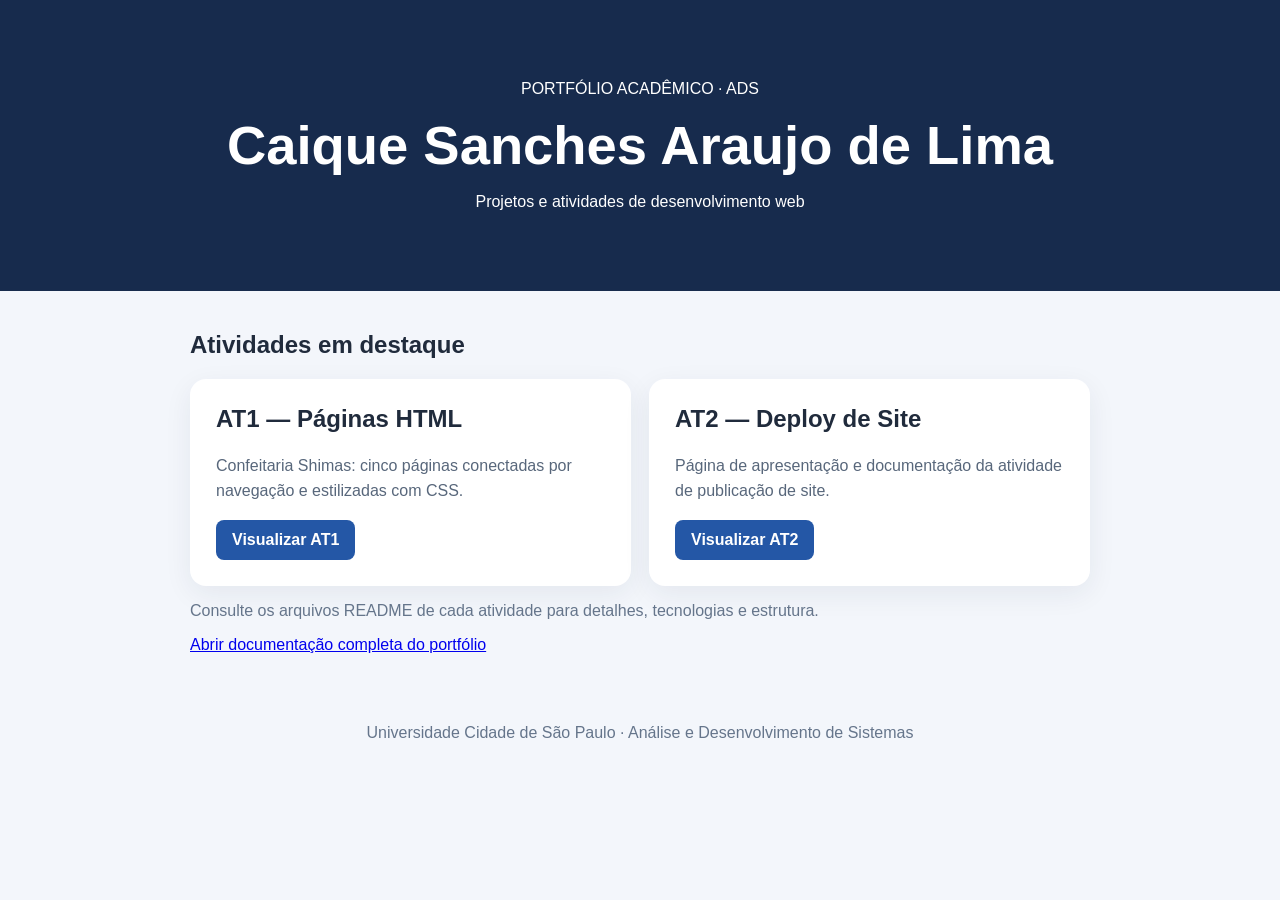
<file: index.html>
<!doctype html>
<html lang="pt-BR"><head><meta charset="UTF-8"><meta name="viewport" content="width=device-width, initial-scale=1"><title>Portfólio | Caique Sanches</title><style>*{box-sizing:border-box}body{margin:0;font-family:Arial,sans-serif;background:#f3f6fb;color:#202b3c}header{padding:64px 20px;text-align:center;background:#172b4d;color:white}header h1{font-size:clamp(2rem,6vw,3.4rem);margin:0 0 12px}main{width:min(900px,92%);margin:40px auto}.grid{display:grid;grid-template-columns:repeat(auto-fit,minmax(260px,1fr));gap:18px}.card{background:white;padding:26px;border-radius:16px;box-shadow:0 8px 28px #1b2c4512}.card h2{margin-top:0}.card p{line-height:1.6;color:#58677b}.link{display:inline-block;padding:11px 16px;background:#2457a6;color:white;text-decoration:none;border-radius:8px;font-weight:bold}.muted{color:#65758b}footer{text-align:center;padding:30px;color:#65758b}</style></head>
<body><header><p>PORTFÓLIO ACADÊMICO · ADS</p><h1>Caique Sanches Araujo de Lima</h1><p>Projetos e atividades de desenvolvimento web</p></header><main><h2>Atividades em destaque</h2><section class="grid"><article class="card"><h2>AT1 — Páginas HTML</h2><p>Confeitaria Shimas: cinco páginas conectadas por navegação e estilizadas com CSS.</p><a class="link" href="./AT1-Paginas-HTML/">Visualizar AT1</a></article><article class="card"><h2>AT2 — Deploy de Site</h2><p>Página de apresentação e documentação da atividade de publicação de site.</p><a class="link" href="./AT2-Deploy-de-Site/">Visualizar AT2</a></article></section><p class="muted">Consulte os arquivos README de cada atividade para detalhes, tecnologias e estrutura.</p><p><a href="./README.md">Abrir documentação completa do portfólio</a></p></main><footer>Universidade Cidade de São Paulo · Análise e Desenvolvimento de Sistemas</footer></body></html>
</file>
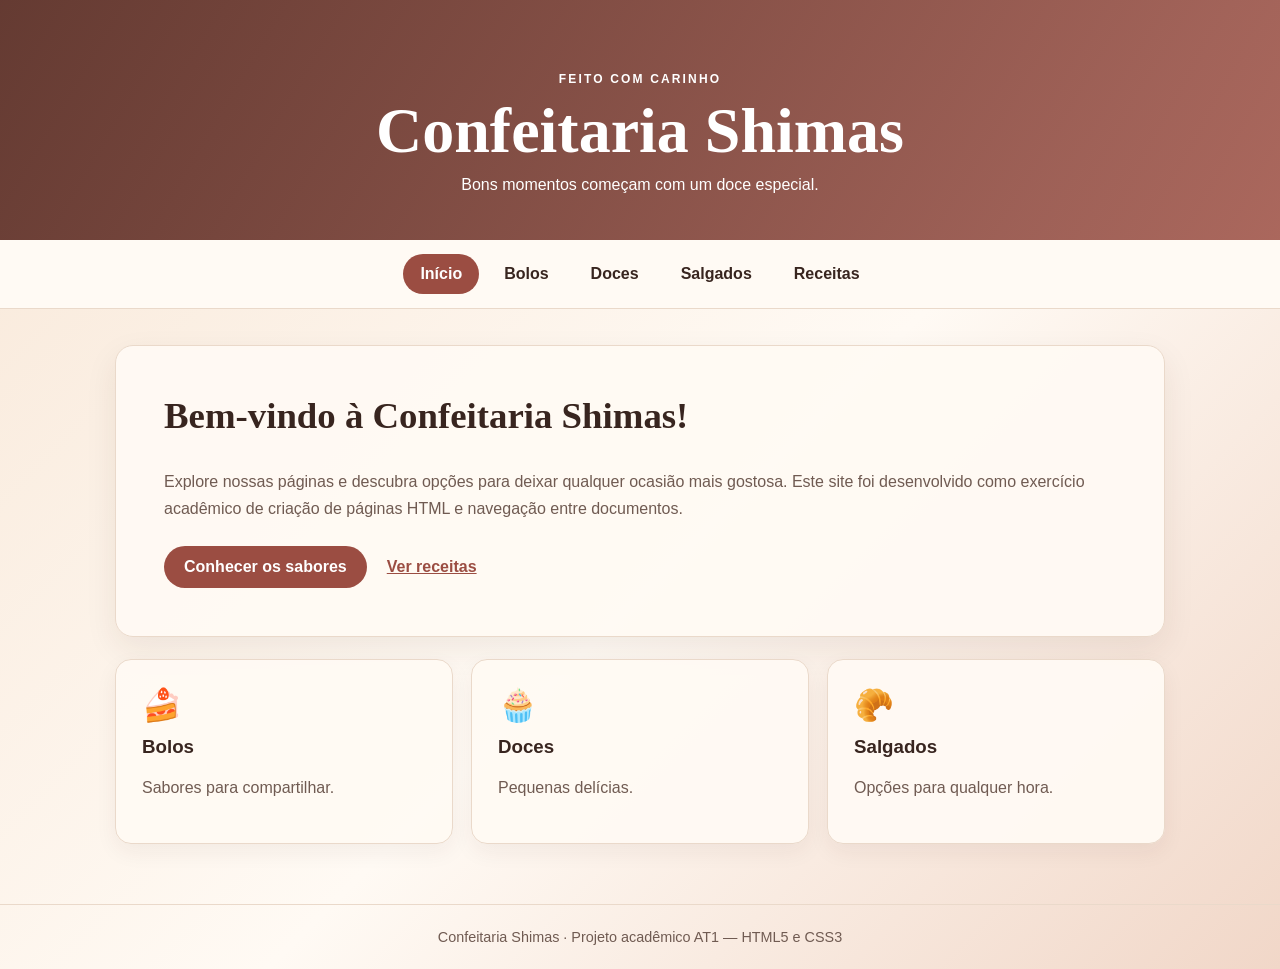
<file: AT1-Paginas-HTML/index.html>
<!doctype html><html lang="pt-BR"><head><meta charset="UTF-8"><meta name="viewport" content="width=device-width, initial-scale=1"><meta http-equiv="refresh" content="0;url=confeitaria.html"><title>AT1 — Confeitaria Shimas</title></head><body><p>Redirecionando para <a href="confeitaria.html">Confeitaria Shimas</a>…</p></body></html>
</file>
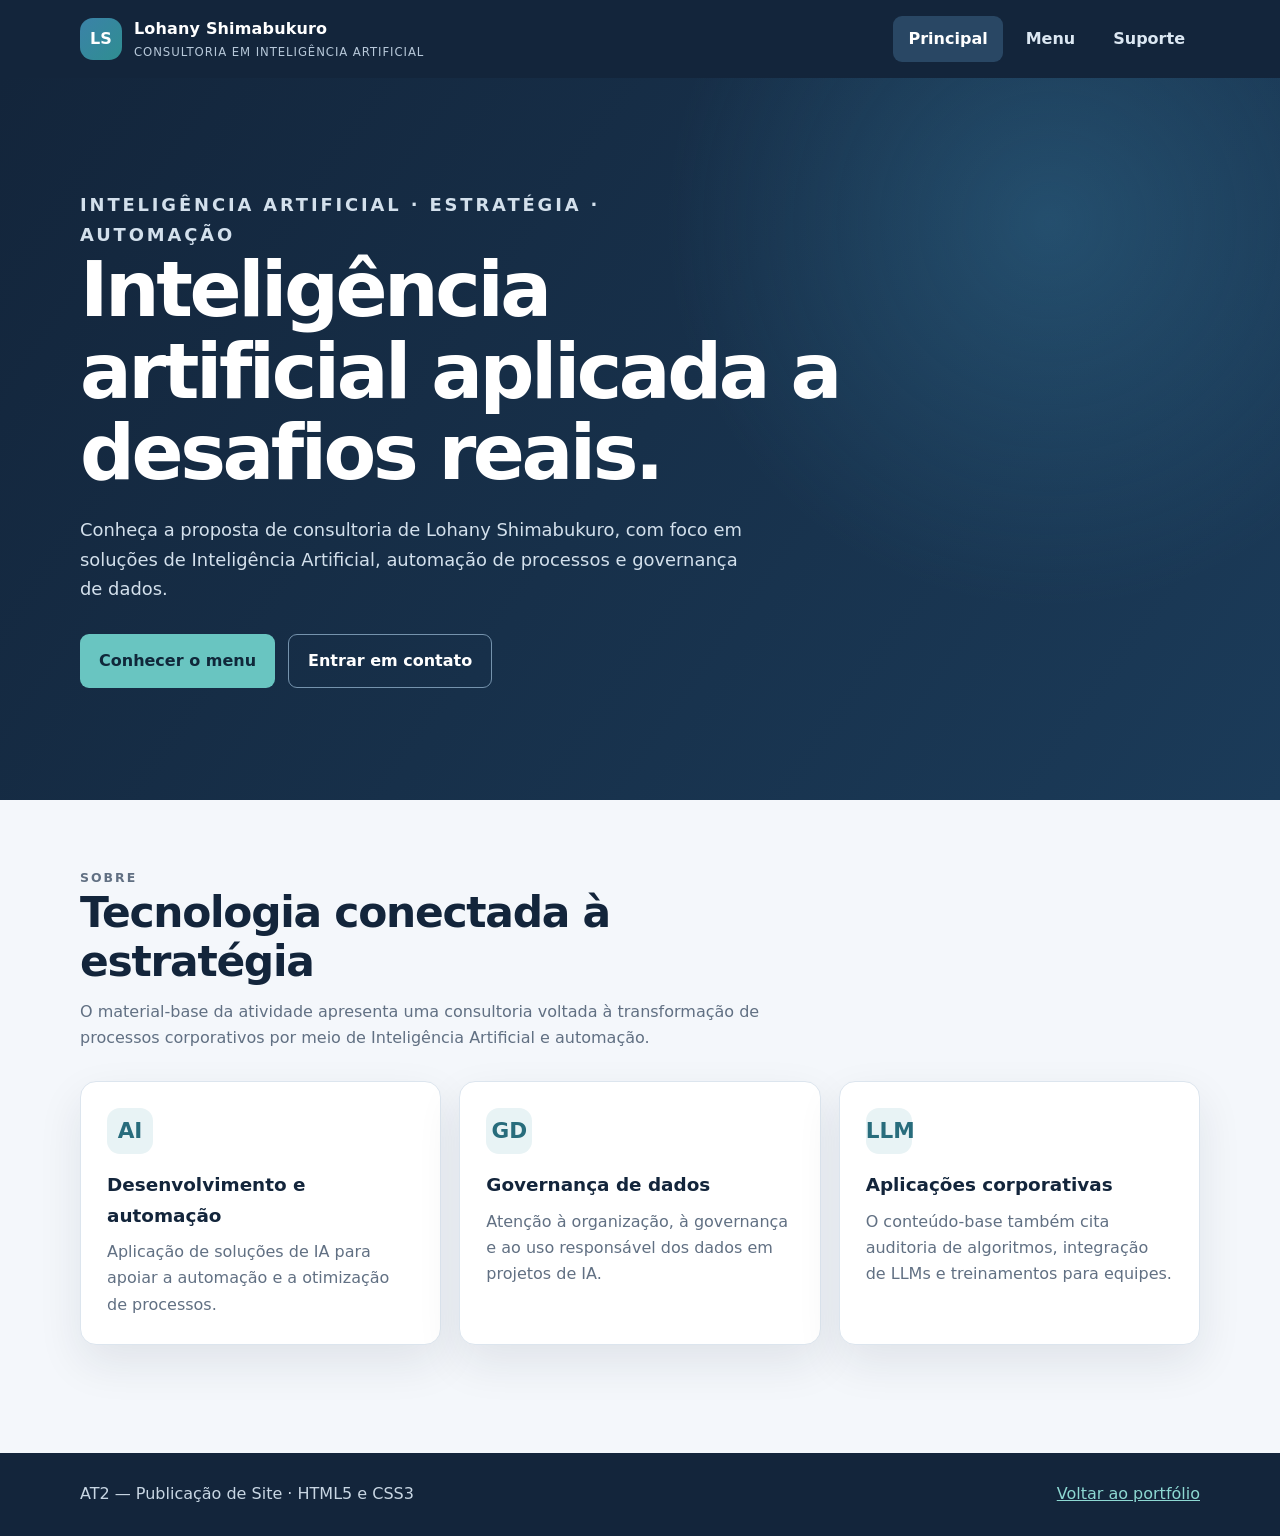
<file: AT2-Deploy-de-Site/index.html>
<!doctype html>
<html lang="pt-BR">
<head>
  <meta charset="UTF-8">
  <meta name="viewport" content="width=device-width, initial-scale=1">
  <meta name="description" content="Apresentação de consultoria em Inteligência Artificial, automação e governança de dados.">
  <title>Página Principal | Lohany Shimabukuro</title>
  <link rel="stylesheet" href="style.css">
</head>
<body>
  <header class="site-header">
    <div class="nav-wrap">
      <a class="brand" href="index.html" aria-label="Página principal">
        <span class="brand-mark">LS</span><span>Lohany Shimabukuro<small>Consultoria em Inteligência Artificial</small></span>
      </a>
      <nav class="nav-links" aria-label="Navegação principal">
        <a href="index.html" aria-current="page">Principal</a>
        <a href="menu.html">Menu</a>
        <a href="suporte.html">Suporte</a>
      </nav>
    </div>
  </header>

  <main>
    <section class="hero">
      <div class="container">
        <p class="eyebrow">Inteligência Artificial · Estratégia · Automação</p>
        <h1>Inteligência artificial aplicada a desafios reais.</h1>
        <p>Conheça a proposta de consultoria de Lohany Shimabukuro, com foco em soluções de Inteligência Artificial, automação de processos e governança de dados.</p>
        <div class="actions">
          <a class="button button-primary" href="menu.html">Conhecer o menu</a>
          <a class="button button-outline" href="suporte.html">Entrar em contato</a>
        </div>
      </div>
    </section>

    <section class="section">
      <div class="container">
        <div class="section-heading">
          <p class="eyebrow">Sobre</p>
          <h2>Tecnologia conectada à estratégia</h2>
          <p>O material-base da atividade apresenta uma consultoria voltada à transformação de processos corporativos por meio de Inteligência Artificial e automação.</p>
        </div>
        <div class="grid">
          <article class="card">
            <div class="card-icon" aria-hidden="true">AI</div>
            <h3>Desenvolvimento e automação</h3>
            <p>Aplicação de soluções de IA para apoiar a automação e a otimização de processos.</p>
          </article>
          <article class="card">
            <div class="card-icon" aria-hidden="true">GD</div>
            <h3>Governança de dados</h3>
            <p>Atenção à organização, à governança e ao uso responsável dos dados em projetos de IA.</p>
          </article>
          <article class="card">
            <div class="card-icon" aria-hidden="true">LLM</div>
            <h3>Aplicações corporativas</h3>
            <p>O conteúdo-base também cita auditoria de algoritmos, integração de LLMs e treinamentos para equipes.</p>
          </article>
        </div>
      </div>
    </section>
  </main>

  <footer class="site-footer">
    <div class="footer-wrap">
      <span>AT2 — Publicação de Site · HTML5 e CSS3</span>
      <a href="../README.md">Voltar ao portfólio</a>
    </div>
  </footer>
</body>
</html>
</file>
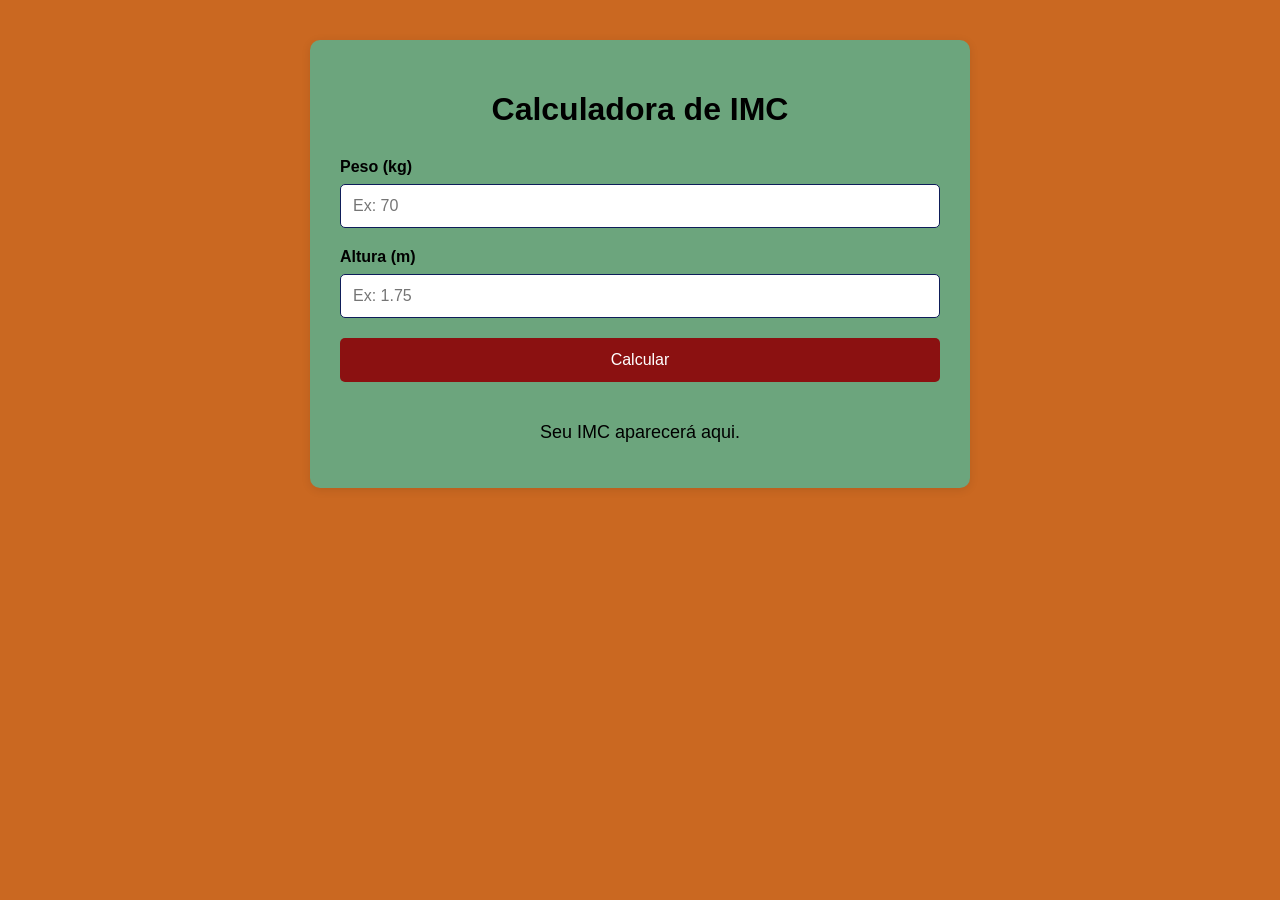
<file: AT3-Calculadora-IMC/index.html>
<!DOCTYPE html>
<html lang="pt-BR">

<head>
    <meta charset="UTF-8">
    <meta name="viewport" content="width=device-width, initial-scale=1.0">

    <title>Calculadora de IMC</title>

    <link rel="stylesheet" href="style.css/style.css">
</head>

<body>

    <div class="container">

        <h1>Calculadora de IMC</h1>

        <div class="campo">
            <label for="peso">Peso (kg)</label>
            <input type="number" id="peso" placeholder="Ex: 70">
        </div>

        <div class="campo">
            <label for="altura">Altura (m)</label>
            <input type="number" id="altura" step="0.01" placeholder="Ex: 1.75">
        </div>

        <button type="button" onclick="calcularIMC()">Calcular</button>

        <div id="resultado">
            Seu IMC aparecerá aqui.
        </div>

    </div>

    <script src="js/script.js"></script>

</body>

</html>
</file>
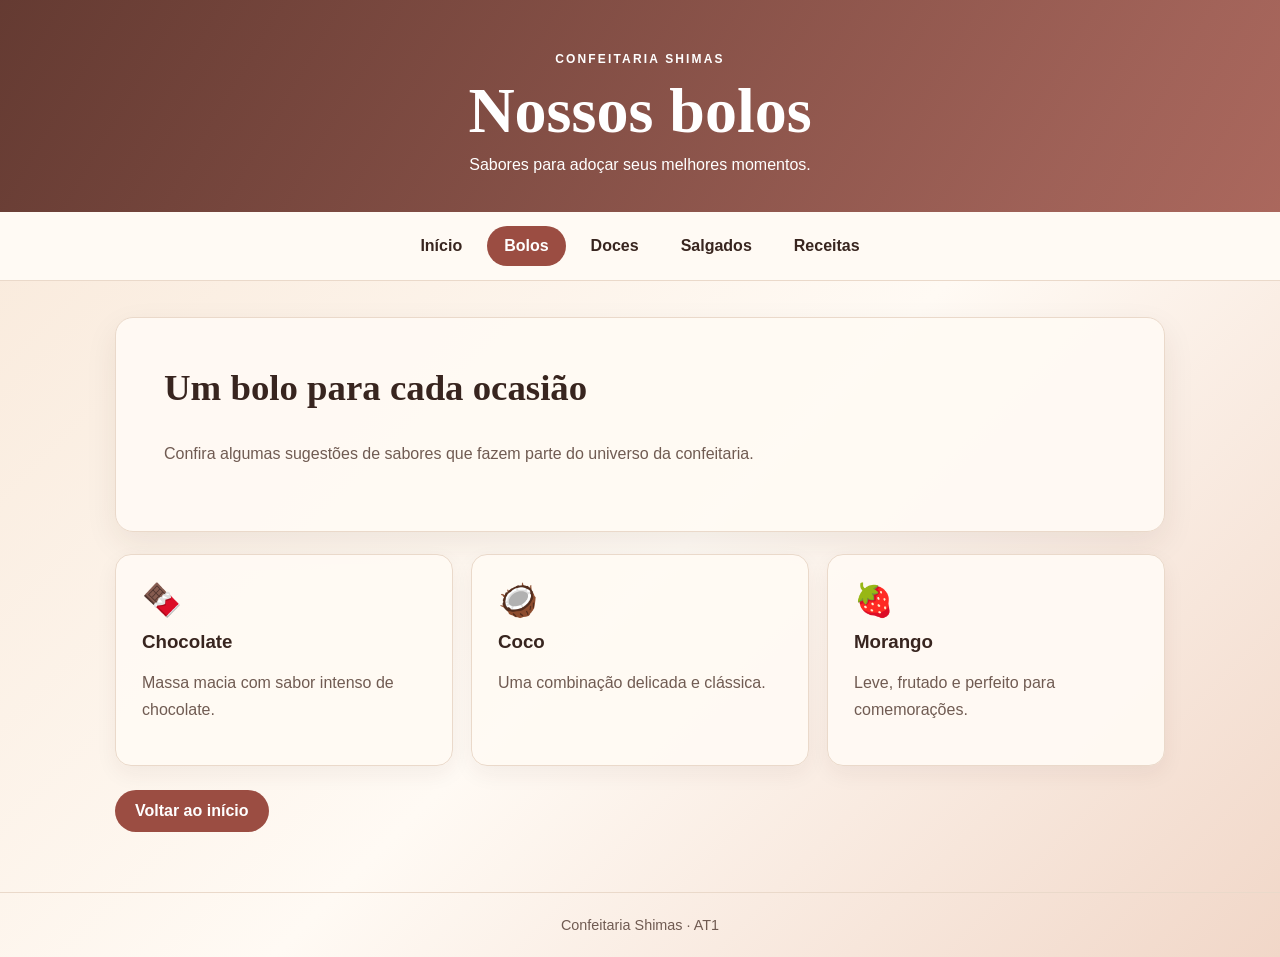
<file: AT1-Paginas-HTML/bolos.html>
<!doctype html>
<html lang="pt-BR"><head><meta charset="UTF-8"><meta name="viewport" content="width=device-width, initial-scale=1"><title>Bolos | Confeitaria Shimas</title><link rel="stylesheet" href="style.css"></head>
<body class="bolos">
<header class="site-header compact"><p class="eyebrow">Confeitaria Shimas</p><h1>Nossos bolos</h1><p>Sabores para adoçar seus melhores momentos.</p></header>
<nav class="menu" aria-label="Navegação principal"><a href="confeitaria.html">Início</a><a class="active" href="bolos.html">Bolos</a><a href="doces.html">Doces</a><a href="salgados.html">Salgados</a><a href="receita.html">Receitas</a></nav>
<main class="content"><section class="intro"><h2>Um bolo para cada ocasião</h2><p>Confira algumas sugestões de sabores que fazem parte do universo da confeitaria.</p></section><section class="cards"><article class="card"><span>🍫</span><h3>Chocolate</h3><p>Massa macia com sabor intenso de chocolate.</p></article><article class="card"><span>🥥</span><h3>Coco</h3><p>Uma combinação delicada e clássica.</p></article><article class="card"><span>🍓</span><h3>Morango</h3><p>Leve, frutado e perfeito para comemorações.</p></article></section><p class="back"><a class="button" href="confeitaria.html">Voltar ao início</a></p></main><footer>Confeitaria Shimas · AT1</footer></body></html>
</file>
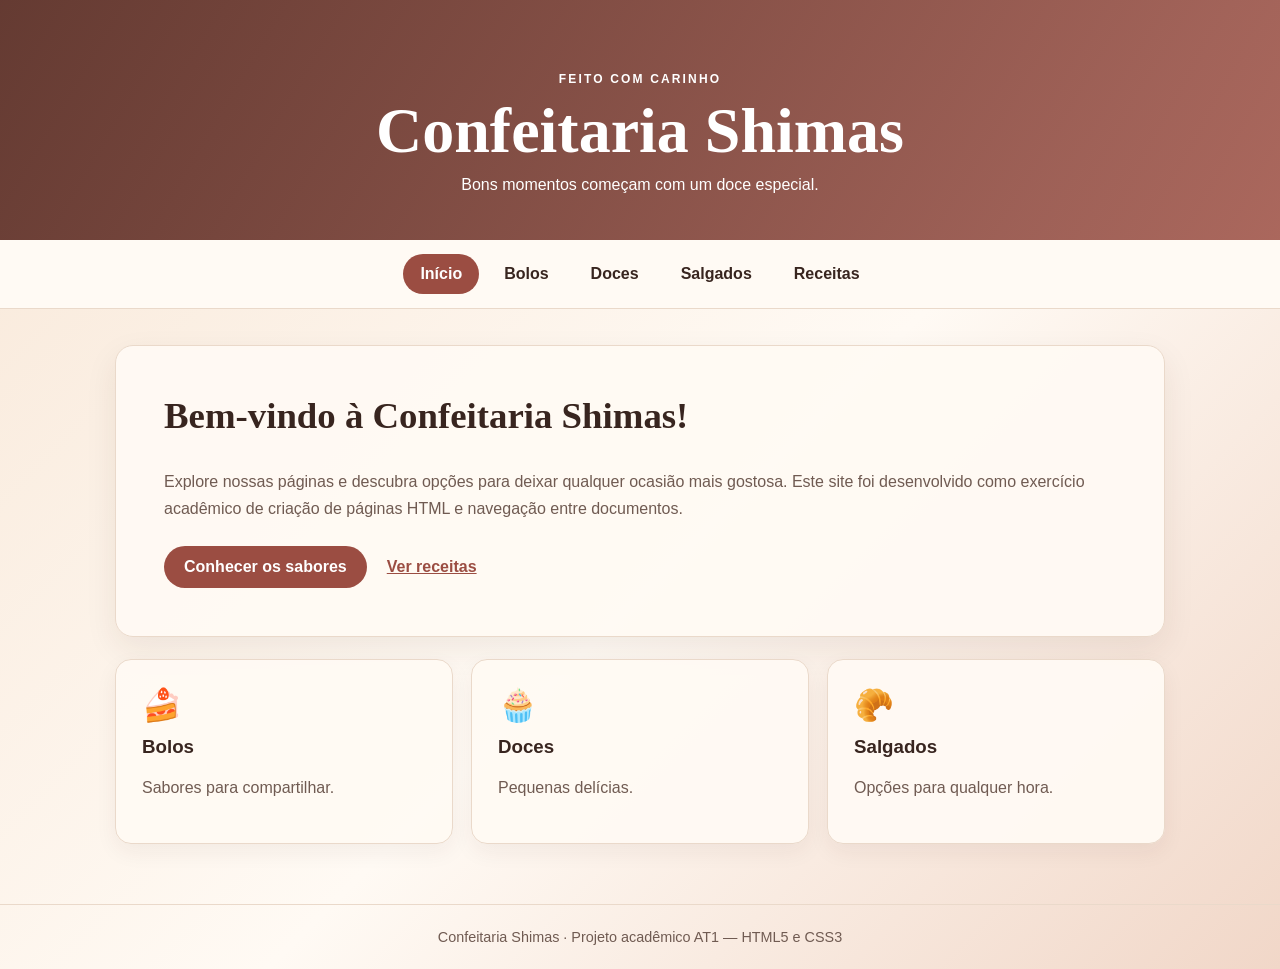
<file: AT1-Paginas-HTML/confeitaria.html>
<!doctype html>
<html lang="pt-BR">
<head>
  <meta charset="UTF-8">
  <meta name="viewport" content="width=device-width, initial-scale=1">
  <meta name="description" content="Confeitaria Shimas: conheça nossos bolos, doces, salgados e receitas.">
  <title>Confeitaria Shimas | Início</title>
  <link rel="stylesheet" href="style.css">
</head>
<body class="confeitaria">
  <header class="site-header">
    <p class="eyebrow">Feito com carinho</p>
    <h1>Confeitaria Shimas</h1>
    <p>Bons momentos começam com um doce especial.</p>
  </header>
  <nav class="menu" aria-label="Navegação principal">
    <a class="active" href="confeitaria.html">Início</a><a href="bolos.html">Bolos</a><a href="doces.html">Doces</a><a href="salgados.html">Salgados</a><a href="receita.html">Receitas</a>
  </nav>
  <main class="content">
    <section class="intro">
      <h2>Bem-vindo à Confeitaria Shimas!</h2>
      <p>Explore nossas páginas e descubra opções para deixar qualquer ocasião mais gostosa. Este site foi desenvolvido como exercício acadêmico de criação de páginas HTML e navegação entre documentos.</p>
      <div class="actions"><a class="button" href="bolos.html">Conhecer os sabores</a><a class="text-link" href="receita.html">Ver receitas</a></div>
    </section>
    <section class="cards" aria-label="Seções do site">
      <a class="card" href="bolos.html"><span>🍰</span><h3>Bolos</h3><p>Sabores para compartilhar.</p></a>
      <a class="card" href="doces.html"><span>🧁</span><h3>Doces</h3><p>Pequenas delícias.</p></a>
      <a class="card" href="salgados.html"><span>🥐</span><h3>Salgados</h3><p>Opções para qualquer hora.</p></a>
    </section>
  </main>
  <footer>Confeitaria Shimas · Projeto acadêmico AT1 — HTML5 e CSS3</footer>
</body>
</html>
</file>
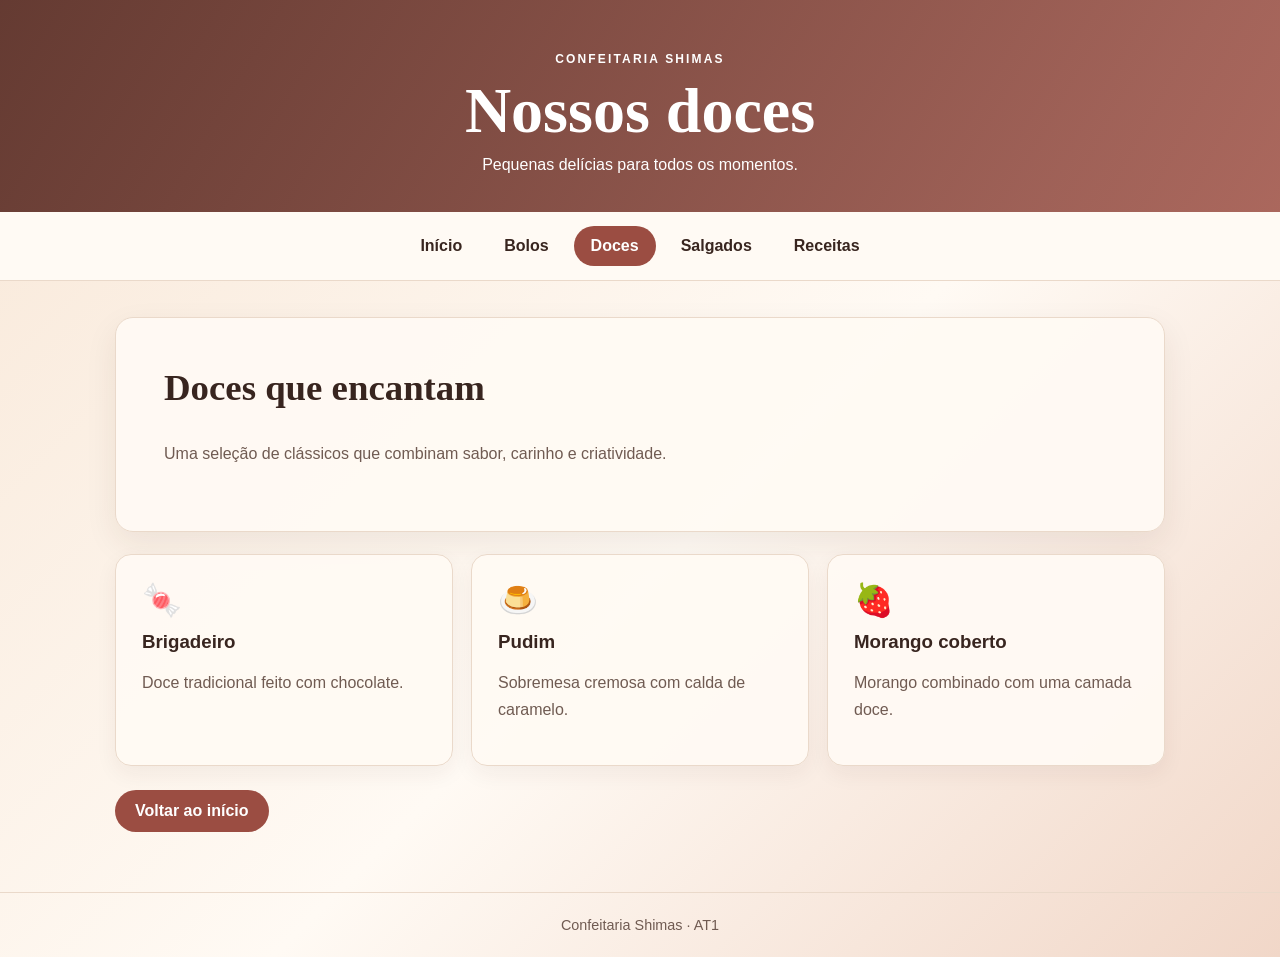
<file: AT1-Paginas-HTML/doces.html>
<!doctype html>
<html lang="pt-BR"><head><meta charset="UTF-8"><meta name="viewport" content="width=device-width, initial-scale=1"><title>Doces | Confeitaria Shimas</title><link rel="stylesheet" href="style.css"></head>
<body class="doces"><header class="site-header compact"><p class="eyebrow">Confeitaria Shimas</p><h1>Nossos doces</h1><p>Pequenas delícias para todos os momentos.</p></header>
<nav class="menu" aria-label="Navegação principal"><a href="confeitaria.html">Início</a><a href="bolos.html">Bolos</a><a class="active" href="doces.html">Doces</a><a href="salgados.html">Salgados</a><a href="receita.html">Receitas</a></nav>
<main class="content"><section class="intro"><h2>Doces que encantam</h2><p>Uma seleção de clássicos que combinam sabor, carinho e criatividade.</p></section><section class="cards"><article class="card"><span>🍬</span><h3>Brigadeiro</h3><p>Doce tradicional feito com chocolate.</p></article><article class="card"><span>🍮</span><h3>Pudim</h3><p>Sobremesa cremosa com calda de caramelo.</p></article><article class="card"><span>🍓</span><h3>Morango coberto</h3><p>Morango combinado com uma camada doce.</p></article></section><p class="back"><a class="button" href="confeitaria.html">Voltar ao início</a></p></main><footer>Confeitaria Shimas · AT1</footer></body></html>
</file>
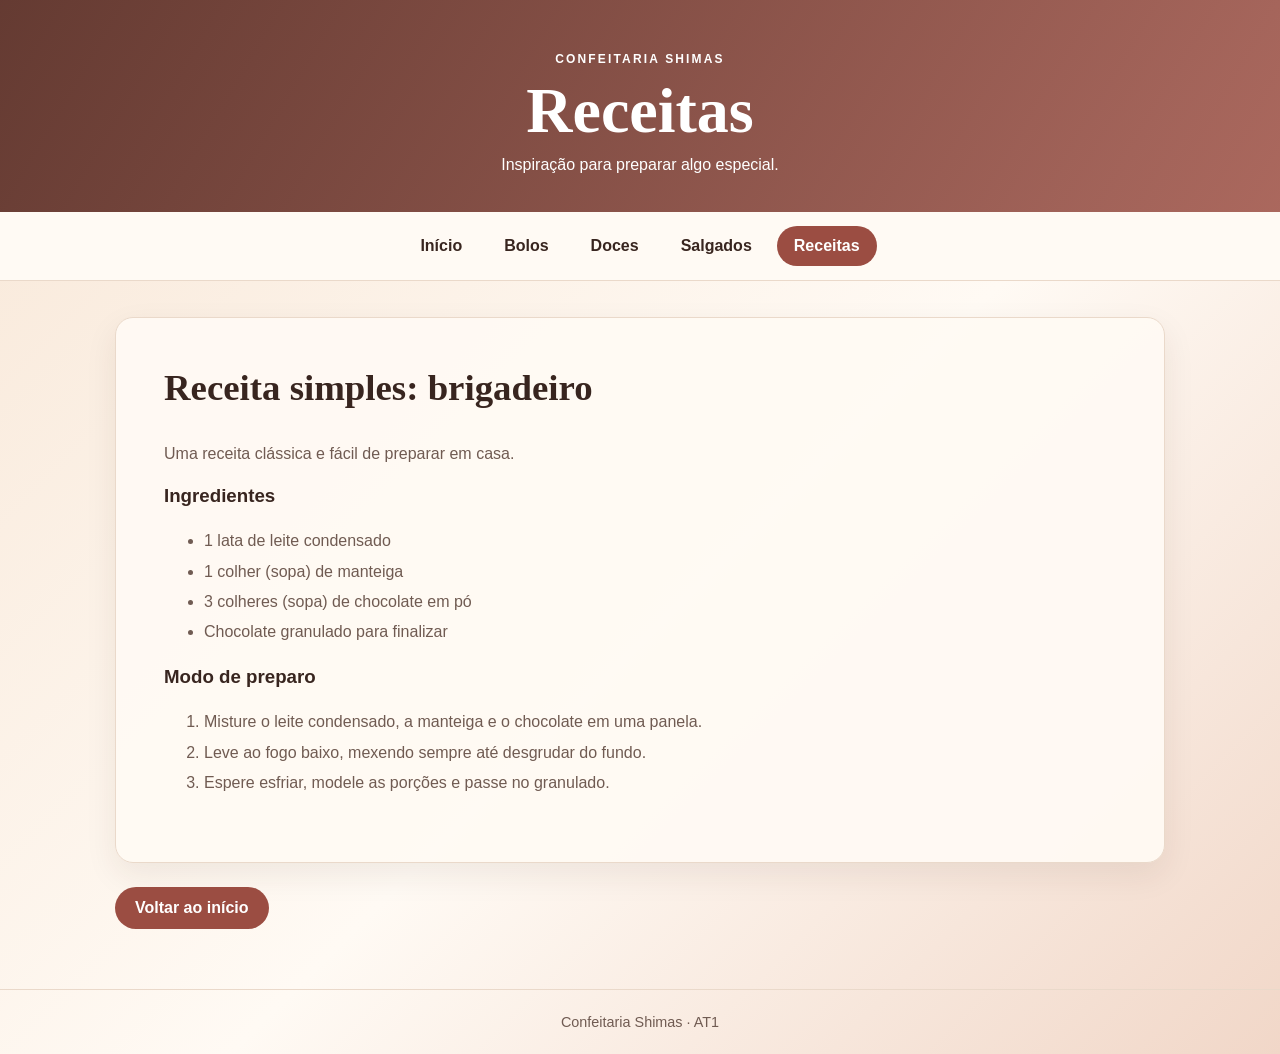
<file: AT1-Paginas-HTML/receita.html>
<!doctype html>
<html lang="pt-BR"><head><meta charset="UTF-8"><meta name="viewport" content="width=device-width, initial-scale=1"><title>Receitas | Confeitaria Shimas</title><link rel="stylesheet" href="style.css"></head>
<body class="receita"><header class="site-header compact"><p class="eyebrow">Confeitaria Shimas</p><h1>Receitas</h1><p>Inspiração para preparar algo especial.</p></header>
<nav class="menu" aria-label="Navegação principal"><a href="confeitaria.html">Início</a><a href="bolos.html">Bolos</a><a href="doces.html">Doces</a><a href="salgados.html">Salgados</a><a class="active" href="receita.html">Receitas</a></nav>
<main class="content"><section class="intro"><h2>Receita simples: brigadeiro</h2><p>Uma receita clássica e fácil de preparar em casa.</p><h3>Ingredientes</h3><ul class="recipe-list"><li>1 lata de leite condensado</li><li>1 colher (sopa) de manteiga</li><li>3 colheres (sopa) de chocolate em pó</li><li>Chocolate granulado para finalizar</li></ul><h3>Modo de preparo</h3><ol class="recipe-list"><li>Misture o leite condensado, a manteiga e o chocolate em uma panela.</li><li>Leve ao fogo baixo, mexendo sempre até desgrudar do fundo.</li><li>Espere esfriar, modele as porções e passe no granulado.</li></ol></section><p class="back"><a class="button" href="confeitaria.html">Voltar ao início</a></p></main><footer>Confeitaria Shimas · AT1</footer></body></html>
</file>
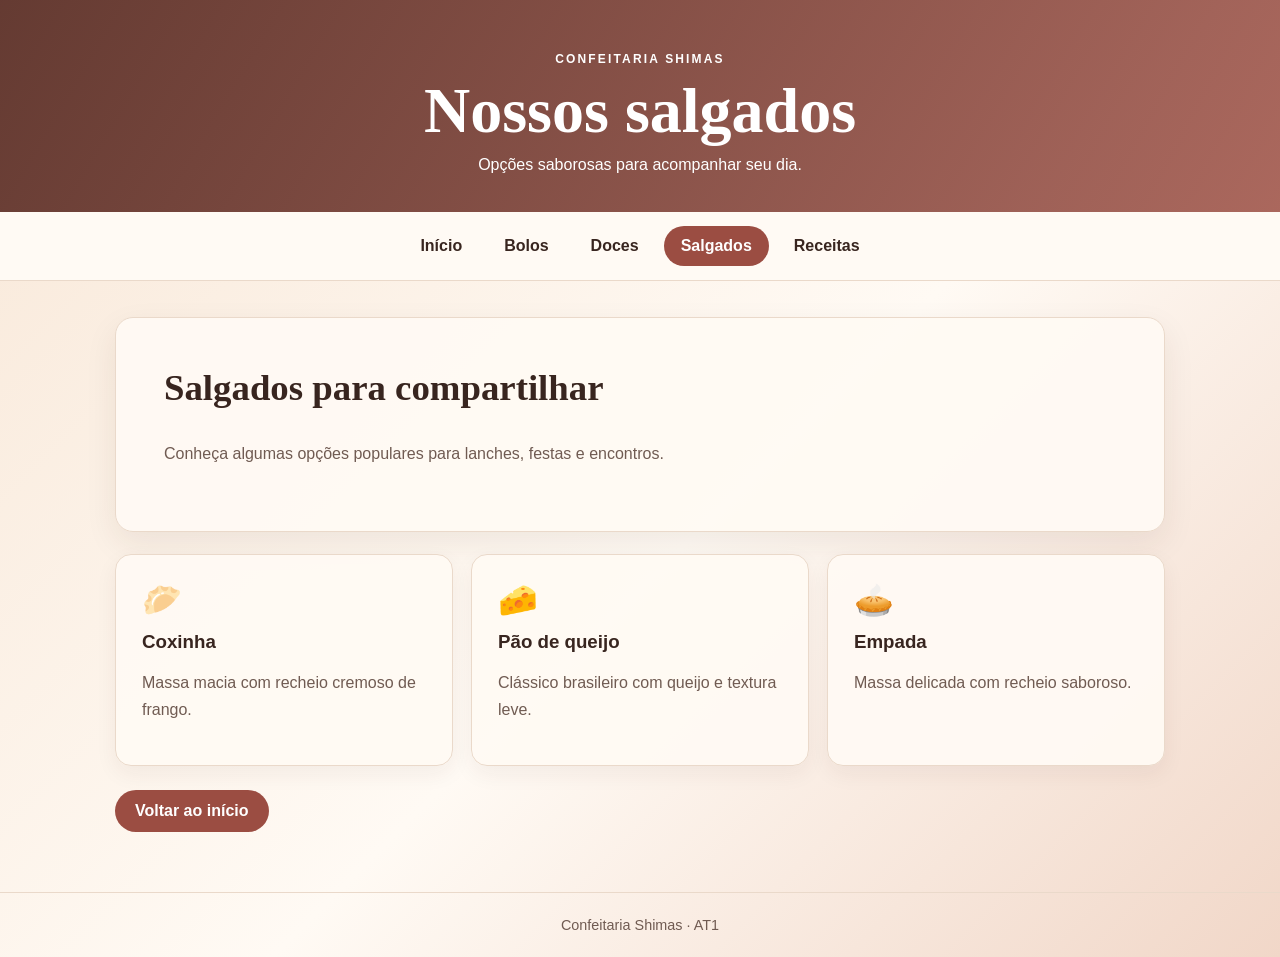
<file: AT1-Paginas-HTML/salgados.html>
<!doctype html>
<html lang="pt-BR"><head><meta charset="UTF-8"><meta name="viewport" content="width=device-width, initial-scale=1"><title>Salgados | Confeitaria Shimas</title><link rel="stylesheet" href="style.css"></head>
<body class="salgados"><header class="site-header compact"><p class="eyebrow">Confeitaria Shimas</p><h1>Nossos salgados</h1><p>Opções saborosas para acompanhar seu dia.</p></header>
<nav class="menu" aria-label="Navegação principal"><a href="confeitaria.html">Início</a><a href="bolos.html">Bolos</a><a href="doces.html">Doces</a><a class="active" href="salgados.html">Salgados</a><a href="receita.html">Receitas</a></nav>
<main class="content"><section class="intro"><h2>Salgados para compartilhar</h2><p>Conheça algumas opções populares para lanches, festas e encontros.</p></section><section class="cards"><article class="card"><span>🥟</span><h3>Coxinha</h3><p>Massa macia com recheio cremoso de frango.</p></article><article class="card"><span>🧀</span><h3>Pão de queijo</h3><p>Clássico brasileiro com queijo e textura leve.</p></article><article class="card"><span>🥧</span><h3>Empada</h3><p>Massa delicada com recheio saboroso.</p></article></section><p class="back"><a class="button" href="confeitaria.html">Voltar ao início</a></p></main><footer>Confeitaria Shimas · AT1</footer></body></html>
</file>
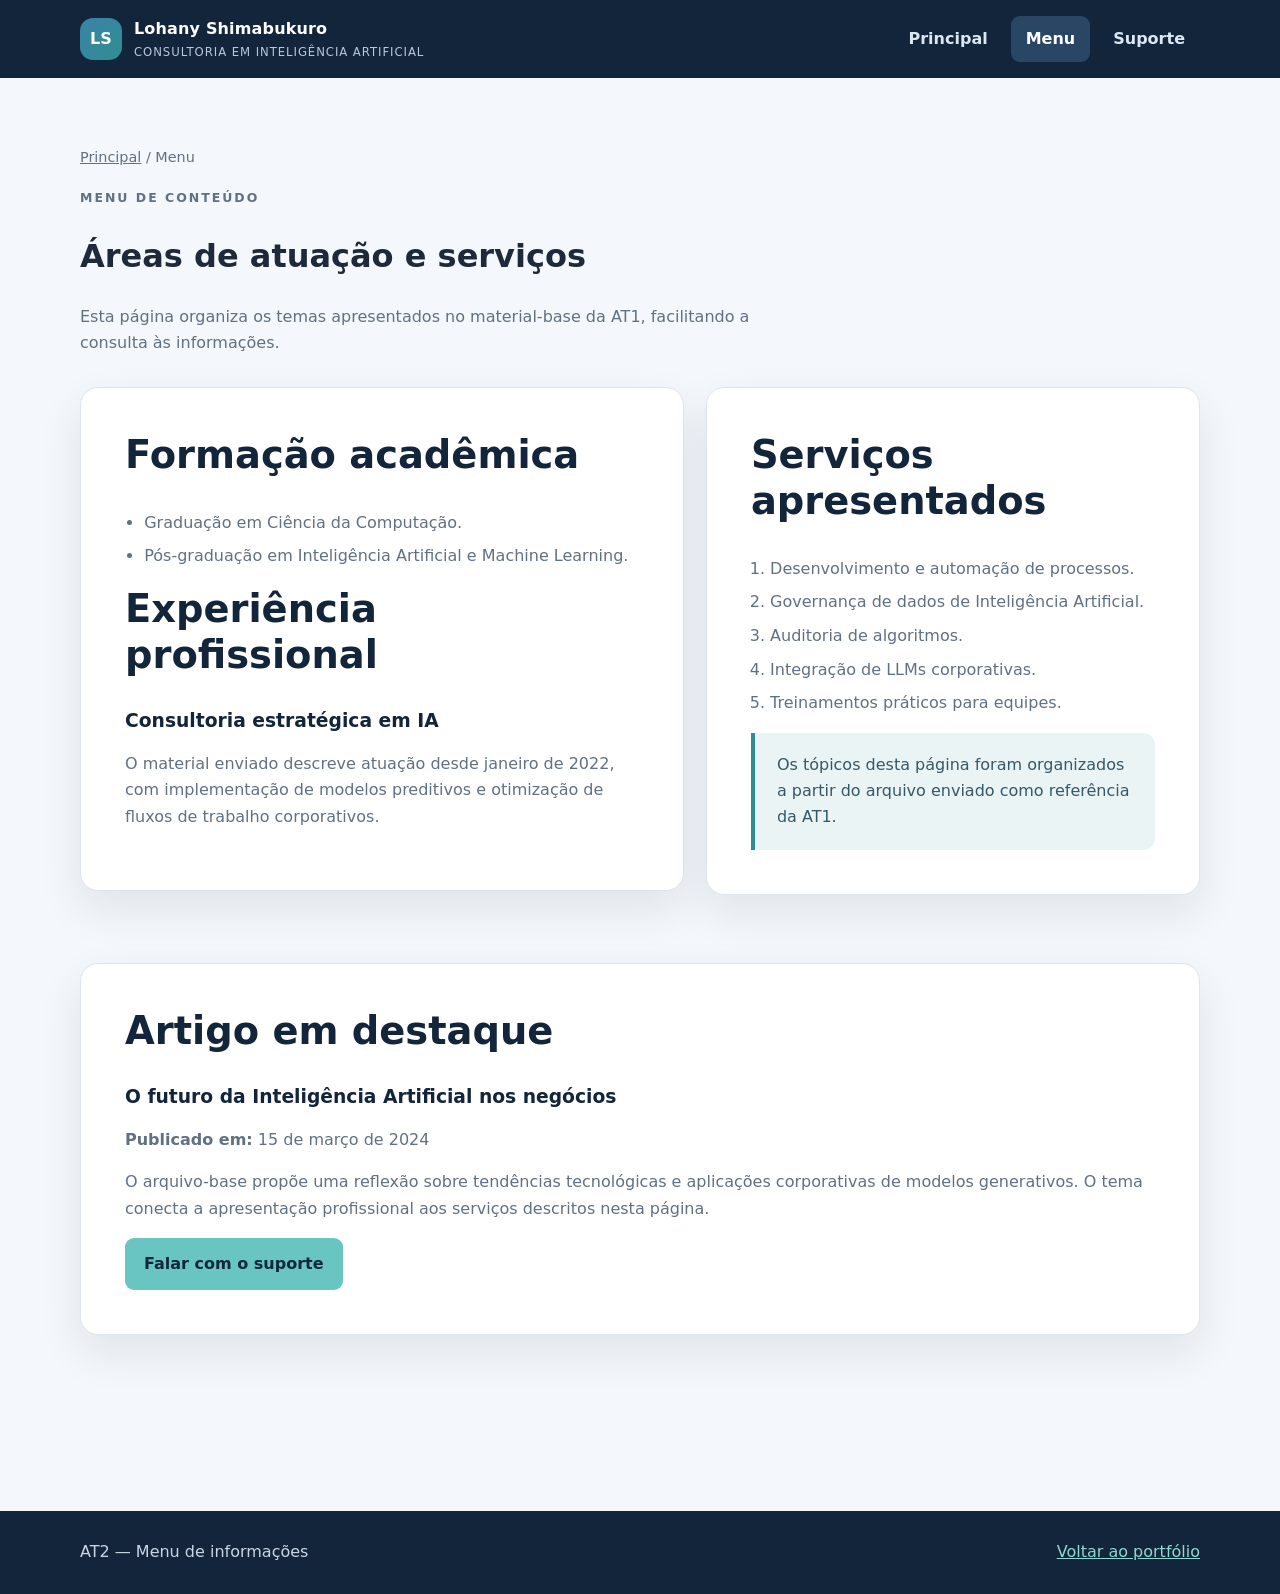
<file: AT2-Deploy-de-Site/menu.html>
<!doctype html>
<html lang="pt-BR">
<head>
  <meta charset="UTF-8">
  <meta name="viewport" content="width=device-width, initial-scale=1">
  <meta name="description" content="Menu de áreas de atuação e serviços em Inteligência Artificial.">
  <title>Menu | Lohany Shimabukuro</title>
  <link rel="stylesheet" href="style.css">
</head>
<body>
  <header class="site-header">
    <div class="nav-wrap">
      <a class="brand" href="index.html"><span class="brand-mark">LS</span><span>Lohany Shimabukuro<small>Consultoria em Inteligência Artificial</small></span></a>
      <nav class="nav-links" aria-label="Navegação principal">
        <a href="index.html">Principal</a><a href="menu.html" aria-current="page">Menu</a><a href="suporte.html">Suporte</a>
      </nav>
    </div>
  </header>

  <main class="section">
    <div class="container">
      <p class="breadcrumb"><a href="index.html">Principal</a> / Menu</p>
      <div class="section-heading">
        <p class="eyebrow">Menu de conteúdo</p>
        <h1>Áreas de atuação e serviços</h1>
        <p>Esta página organiza os temas apresentados no material-base da AT1, facilitando a consulta às informações.</p>
      </div>

      <div class="split">
        <section class="content-panel">
          <h2>Formação acadêmica</h2>
          <ul class="info-list">
            <li>Graduação em Ciência da Computação.</li>
            <li>Pós-graduação em Inteligência Artificial e Machine Learning.</li>
          </ul>
          <h2>Experiência profissional</h2>
          <h3>Consultoria estratégica em IA</h3>
          <p>O material enviado descreve atuação desde janeiro de 2022, com implementação de modelos preditivos e otimização de fluxos de trabalho corporativos.</p>
        </section>

        <aside class="content-panel">
          <h2>Serviços apresentados</h2>
          <ol class="info-list">
            <li>Desenvolvimento e automação de processos.</li>
            <li>Governança de dados de Inteligência Artificial.</li>
            <li>Auditoria de algoritmos.</li>
            <li>Integração de LLMs corporativas.</li>
            <li>Treinamentos práticos para equipes.</li>
          </ol>
          <div class="callout">Os tópicos desta página foram organizados a partir do arquivo enviado como referência da AT1.</div>
        </aside>
      </div>

      <section class="section">
        <div class="content-panel">
          <h2>Artigo em destaque</h2>
          <h3>O futuro da Inteligência Artificial nos negócios</h3>
          <p><strong>Publicado em:</strong> 15 de março de 2024</p>
          <p>O arquivo-base propõe uma reflexão sobre tendências tecnológicas e aplicações corporativas de modelos generativos. O tema conecta a apresentação profissional aos serviços descritos nesta página.</p>
          <a class="button button-primary" href="suporte.html">Falar com o suporte</a>
        </div>
      </section>
    </div>
  </main>

  <footer class="site-footer">
    <div class="footer-wrap"><span>AT2 — Menu de informações</span><a href="../README.md">Voltar ao portfólio</a></div>
  </footer>
</body>
</html>
</file>
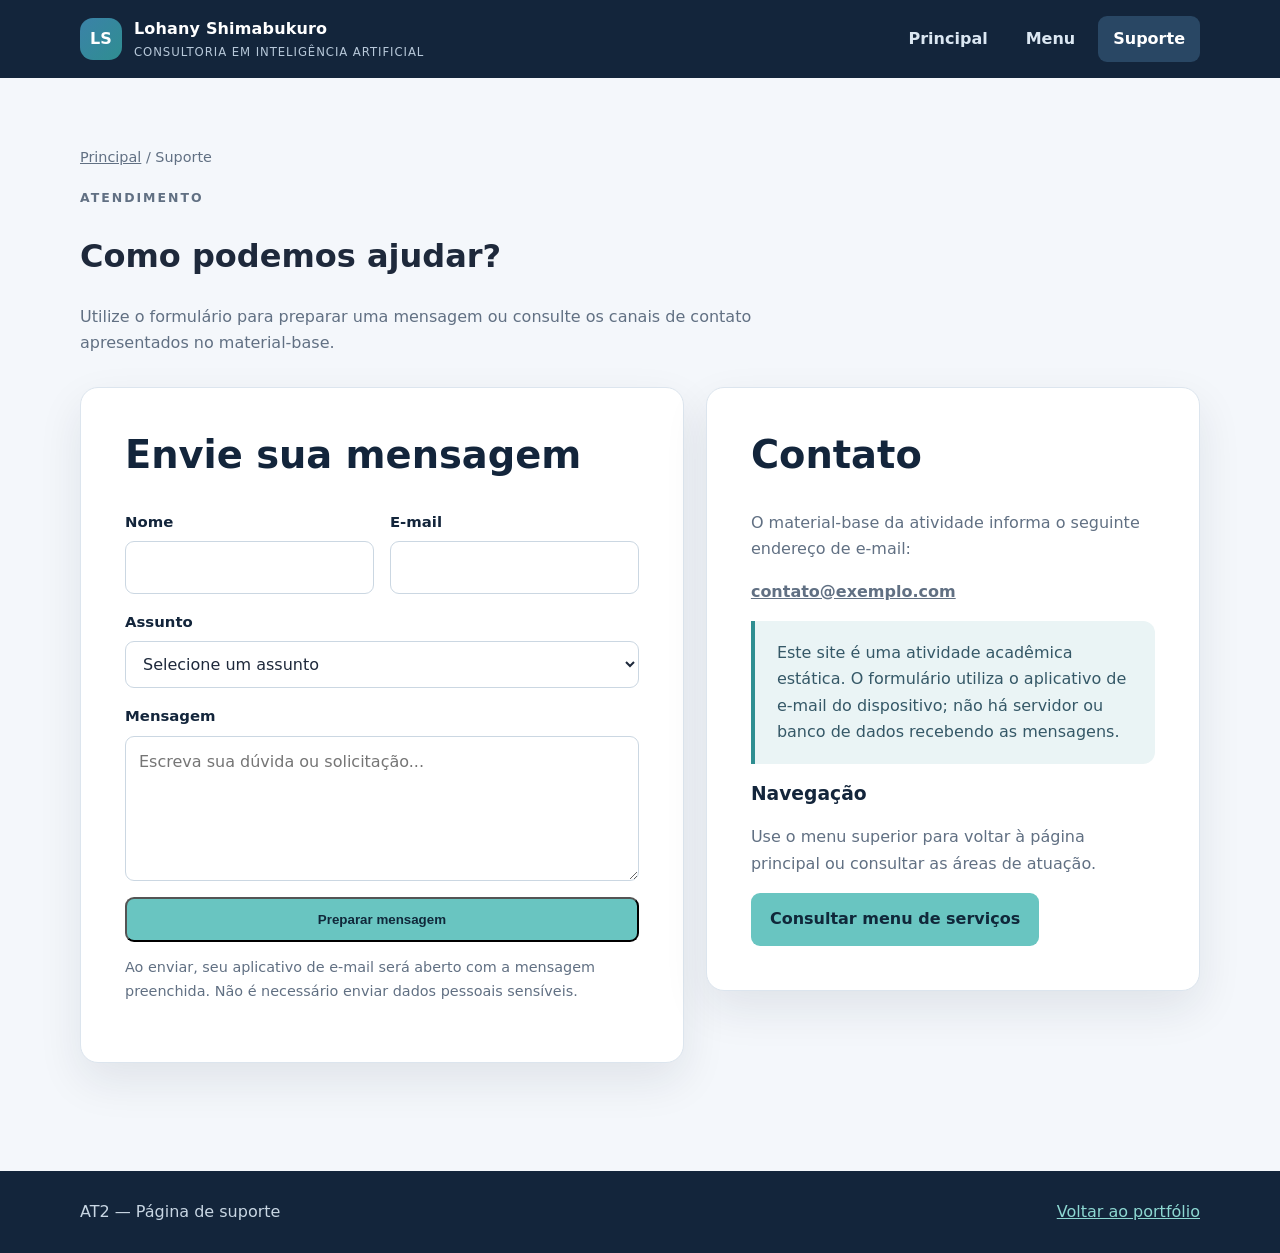
<file: AT2-Deploy-de-Site/suporte.html>
<!doctype html>
<html lang="pt-BR">
<head>
  <meta charset="UTF-8">
  <meta name="viewport" content="width=device-width, initial-scale=1">
  <meta name="description" content="Página de suporte e contato da consultoria em Inteligência Artificial.">
  <title>Suporte | Lohany Shimabukuro</title>
  <link rel="stylesheet" href="style.css">
  <script src="script.js" defer></script>
</head>
<body>
  <header class="site-header">
    <div class="nav-wrap">
      <a class="brand" href="index.html"><span class="brand-mark">LS</span><span>Lohany Shimabukuro<small>Consultoria em Inteligência Artificial</small></span></a>
      <nav class="nav-links" aria-label="Navegação principal">
        <a href="index.html">Principal</a><a href="menu.html">Menu</a><a href="suporte.html" aria-current="page">Suporte</a>
      </nav>
    </div>
  </header>

  <main class="section">
    <div class="container">
      <p class="breadcrumb"><a href="index.html">Principal</a> / Suporte</p>
      <div class="section-heading">
        <p class="eyebrow">Atendimento</p>
        <h1>Como podemos ajudar?</h1>
        <p>Utilize o formulário para preparar uma mensagem ou consulte os canais de contato apresentados no material-base.</p>
      </div>

      <div class="split">
        <section class="content-panel">
          <h2>Envie sua mensagem</h2>
          <form id="support-form">
            <div class="form-grid">
              <div class="field">
                <label for="nome">Nome</label>
                <input id="nome" name="nome" type="text" autocomplete="name" required>
              </div>
              <div class="field">
                <label for="email">E-mail</label>
                <input id="email" name="email" type="email" autocomplete="email" required>
              </div>
              <div class="field field-full">
                <label for="assunto">Assunto</label>
                <select id="assunto" name="assunto" required>
                  <option value="">Selecione um assunto</option>
                  <option>Consultoria em Inteligência Artificial</option>
                  <option>Automação de processos</option>
                  <option>Governança de dados</option>
                  <option>Treinamentos</option>
                  <option>Outro assunto</option>
                </select>
              </div>
              <div class="field field-full">
                <label for="mensagem">Mensagem</label>
                <textarea id="mensagem" name="mensagem" placeholder="Escreva sua dúvida ou solicitação..." required></textarea>
              </div>
              <div class="field field-full">
                <button class="button button-primary" type="submit">Preparar mensagem</button>
              </div>
            </div>
            <p class="form-note" id="form-feedback" aria-live="polite">Ao enviar, seu aplicativo de e-mail será aberto com a mensagem preenchida. Não é necessário enviar dados pessoais sensíveis.</p>
          </form>
        </section>

        <aside class="content-panel">
          <h2>Contato</h2>
          <p>O material-base da atividade informa o seguinte endereço de e-mail:</p>
          <p><strong><a href="mailto:contato@exemplo.com">contato@exemplo.com</a></strong></p>
          <div class="callout">Este site é uma atividade acadêmica estática. O formulário utiliza o aplicativo de e-mail do dispositivo; não há servidor ou banco de dados recebendo as mensagens.</div>
          <h3>Navegação</h3>
          <p>Use o menu superior para voltar à página principal ou consultar as áreas de atuação.</p>
          <a class="button button-primary" href="menu.html">Consultar menu de serviços</a>
        </aside>
      </div>
    </div>
  </main>

  <footer class="site-footer">
    <div class="footer-wrap"><span>AT2 — Página de suporte</span><a href="../README.md">Voltar ao portfólio</a></div>
  </footer>
</body>
</html>
</file>
<file: AT2-Deploy-de-Site/style.css>
:root{
  --navy:#13253b;--navy-2:#1d3857;--blue:#3b82a8;--teal:#2f8e91;
  --ink:#1e293b;--muted:#617083;--paper:#f4f7fb;--white:#fff;
  --line:#dce5ee;--shadow:0 18px 45px rgba(19,37,59,.09);
}
*{box-sizing:border-box}
html{scroll-behavior:smooth}
body{margin:0;background:var(--paper);color:var(--ink);font-family:Inter,system-ui,-apple-system,"Segoe UI",Arial,sans-serif;line-height:1.65}
a{color:inherit}
.site-header{background:var(--navy);color:var(--white)}
.nav-wrap{width:min(1120px,92%);margin:auto;min-height:78px;display:flex;align-items:center;justify-content:space-between;gap:24px}
.brand{display:flex;align-items:center;gap:12px;text-decoration:none;font-weight:750;letter-spacing:.01em}
.brand-mark{width:42px;height:42px;display:grid;place-items:center;border-radius:13px;background:linear-gradient(135deg,var(--blue),var(--teal));font-weight:800}
.brand small{display:block;color:#b7c8d9;font-size:.73rem;font-weight:500;letter-spacing:.08em;text-transform:uppercase}
.nav-links{display:flex;gap:8px;align-items:center;flex-wrap:wrap}
.nav-links a{color:#dbe7f2;text-decoration:none;padding:10px 15px;border-radius:9px;font-weight:650}
.nav-links a:hover,.nav-links a[aria-current=page]{background:#294764;color:white}
.hero{background:radial-gradient(circle at 82% 20%,rgba(59,130,168,.35),transparent 32%),linear-gradient(125deg,#13253b,#1b3b59);color:white;padding:clamp(64px,10vw,112px) 0}
.container{width:min(1120px,92%);margin-inline:auto}
.eyebrow{color:#70c2c2;text-transform:uppercase;letter-spacing:.16em;font-size:.78rem;font-weight:800;margin:0 0 14px}
.hero h1{font-size:clamp(2.35rem,6vw,4.8rem);line-height:1.06;max-width:790px;letter-spacing:-.045em;margin:0 0 22px}
.hero p{max-width:680px;color:#d3e0ec;font-size:1.12rem;margin:0}
.actions{display:flex;gap:13px;flex-wrap:wrap;margin-top:30px}
.button{display:inline-flex;align-items:center;justify-content:center;padding:13px 19px;border-radius:9px;text-decoration:none;font-weight:750;transition:transform .18s,background .18s}
.button:hover{transform:translateY(-2px)}
.button-primary{background:#69c5c1;color:#10283a}
.button-primary:hover{background:#8bd7d1}
.button-outline{border:1px solid #7593ad;color:white}
.button-outline:hover{background:#ffffff13}
.section{padding:68px 0}
.section-heading{max-width:720px;margin-bottom:30px}
.section-heading h2{font-size:clamp(1.8rem,4vw,2.65rem);line-height:1.15;letter-spacing:-.03em;margin:0 0 12px;color:var(--navy)}
.section-heading p{color:var(--muted);margin:0}
.grid{display:grid;grid-template-columns:repeat(3,minmax(0,1fr));gap:18px}
.card{background:white;border:1px solid var(--line);border-radius:16px;padding:26px;box-shadow:var(--shadow)}
.card-icon{width:46px;height:46px;border-radius:13px;background:#e8f3f5;color:#286c7c;display:grid;place-items:center;font-size:1.35rem;font-weight:800}
.card h3{margin:16px 0 8px;color:var(--navy);font-size:1.15rem}
.card p{color:var(--muted);margin:0}
.content-panel{background:white;border:1px solid var(--line);border-radius:18px;padding:clamp(24px,5vw,44px);box-shadow:var(--shadow)}
.content-panel h2,.content-panel h3{color:var(--navy);line-height:1.2}
.content-panel h2{font-size:clamp(1.7rem,4vw,2.4rem);margin-top:0}
.content-panel p,.content-panel li{color:var(--muted)}
.content-panel li{margin:.45em 0}
.split{display:grid;grid-template-columns:1.1fr .9fr;gap:22px;align-items:start}
.info-list{padding-left:1.2rem}
.callout{background:#eaf4f5;border-left:4px solid var(--teal);padding:19px 22px;border-radius:0 12px 12px 0;color:#355867}
.form-grid{display:grid;grid-template-columns:1fr 1fr;gap:16px}
.field{display:flex;flex-direction:column;gap:7px}
.field-full{grid-column:1/-1}
label{font-weight:700;color:var(--navy);font-size:.93rem}
input,select,textarea{width:100%;font:inherit;padding:12px 13px;border:1px solid #cbd7e2;border-radius:9px;background:#fff;color:var(--ink)}
input:focus,select:focus,textarea:focus{outline:3px solid #bfe4e3;border-color:var(--teal)}
textarea{min-height:145px;resize:vertical}
.form-note{font-size:.9rem;color:var(--muted)}
.site-footer{background:var(--navy);color:#c8d6e3;padding:28px 0;margin-top:40px}
.footer-wrap{width:min(1120px,92%);margin:auto;display:flex;justify-content:space-between;gap:18px;flex-wrap:wrap}
.site-footer a{color:#8dd8d2}
.breadcrumb{color:var(--muted);font-size:.9rem;margin:0 0 18px}
@media(max-width:760px){.nav-wrap{padding:15px 0;align-items:flex-start;flex-direction:column}.nav-links{width:100%}.nav-links a{padding:9px 12px}.grid{grid-template-columns:1fr}.split{grid-template-columns:1fr}.form-grid{grid-template-columns:1fr}.field-full{grid-column:auto}.hero{padding:62px 0}}
</file>
<file: AT3-Calculadora-IMC/style.css/style.css>
body {
    font-family: Arial, sans-serif;
    background-color: #ca6821;
    margin: 0;
    padding: 40px;
}

.container {
    max-width: 600px;
    margin: auto;
    background-color: rgb(108, 165, 125);
    padding: 30px;
    border-radius: 10px;
    box-shadow: 0 2px 10px rgba(0,0,0,0.1);
}

h1 {
    text-align: center;
    margin-bottom: 30px;
}

.campo {
    margin-bottom: 20px;
}

label {
    display: block;
    margin-bottom: 8px;
    font-weight: bold;
}

input {
    width: 100%;
    padding: 12px;
    box-sizing: border-box;
    border: 1px solid #0e1d59;
    border-radius: 5px;
    font-size: 16px;
}

button {
    width: 100%;
    padding: 13px;
    border: none;
    border-radius: 5px;
    background-color: #8b1111;
    color: white;
    font-size: 16px;
    cursor: pointer;
}

button:hover {
    background-color: #555;
}

#resultado {
    margin-top: 25px;
    padding: 15px;
    text-align: center;
    font-size: 18px;
}
</file>
<file: AT1-Paginas-HTML/style.css>
:root{--ink:#38251f;--muted:#705b52;--accent:#9b4d42;--line:#ead9ca}*{box-sizing:border-box}html{scroll-behavior:smooth}body{margin:0;min-height:100vh;font-family:Arial,Helvetica,sans-serif;color:var(--ink);background:linear-gradient(135deg,#f8e7d7,#fffaf4 55%,#f1d7c8)}.site-header{text-align:center;padding:64px 20px 38px;background:linear-gradient(120deg,rgba(88,44,36,.92),rgba(155,77,66,.84));color:white}.site-header.compact{padding:44px 20px 30px}.site-header h1{margin:8px 0;font-family:Georgia,serif;font-size:clamp(2.2rem,6vw,4rem)}.site-header p{margin:8px 0}.eyebrow{text-transform:uppercase;letter-spacing:.18em;font-size:.75rem;font-weight:bold}.menu{display:flex;justify-content:center;flex-wrap:wrap;gap:8px;padding:14px;background:#fffaf4;border-bottom:1px solid var(--line)}.menu a{padding:11px 17px;border-radius:24px;color:var(--ink);text-decoration:none;font-weight:bold}.menu a:hover,.menu a.active{background:var(--accent);color:white}.content{width:min(1050px,92%);margin:36px auto 60px}.intro{padding:clamp(24px,5vw,48px);background:rgba(255,250,244,.96);border:1px solid var(--line);border-radius:18px;box-shadow:0 12px 32px rgba(67,39,29,.08)}.intro h2{font:bold clamp(1.6rem,4vw,2.3rem) Georgia,serif;margin-top:0}.intro p,.card p{color:var(--muted);line-height:1.7}.actions{display:flex;gap:20px;align-items:center;flex-wrap:wrap;margin-top:24px}.button{display:inline-block;padding:12px 20px;border-radius:25px;background:var(--accent);color:white;text-decoration:none;font-weight:bold}.button:hover{background:#71372f}.text-link{color:var(--accent);font-weight:bold}.cards{display:grid;grid-template-columns:repeat(auto-fit,minmax(210px,1fr));gap:18px;margin-top:22px}.card{display:block;padding:26px;background:rgba(255,250,244,.96);border:1px solid var(--line);border-radius:16px;text-decoration:none;color:var(--ink);box-shadow:0 8px 22px rgba(67,39,29,.06)}.card span{font-size:2rem}.card h3{margin:12px 0 4px}.card:hover{transform:translateY(-3px);transition:.2s;box-shadow:0 12px 28px rgba(67,39,29,.12)}.back{margin-top:24px}.recipe-list{line-height:1.9;color:var(--muted)}footer{text-align:center;padding:24px;color:var(--muted);font-size:.9rem;border-top:1px solid var(--line)}@media(max-width:520px){.menu{gap:2px}.menu a{padding:10px;font-size:.9rem}.site-header{padding-top:44px}}
</file>
